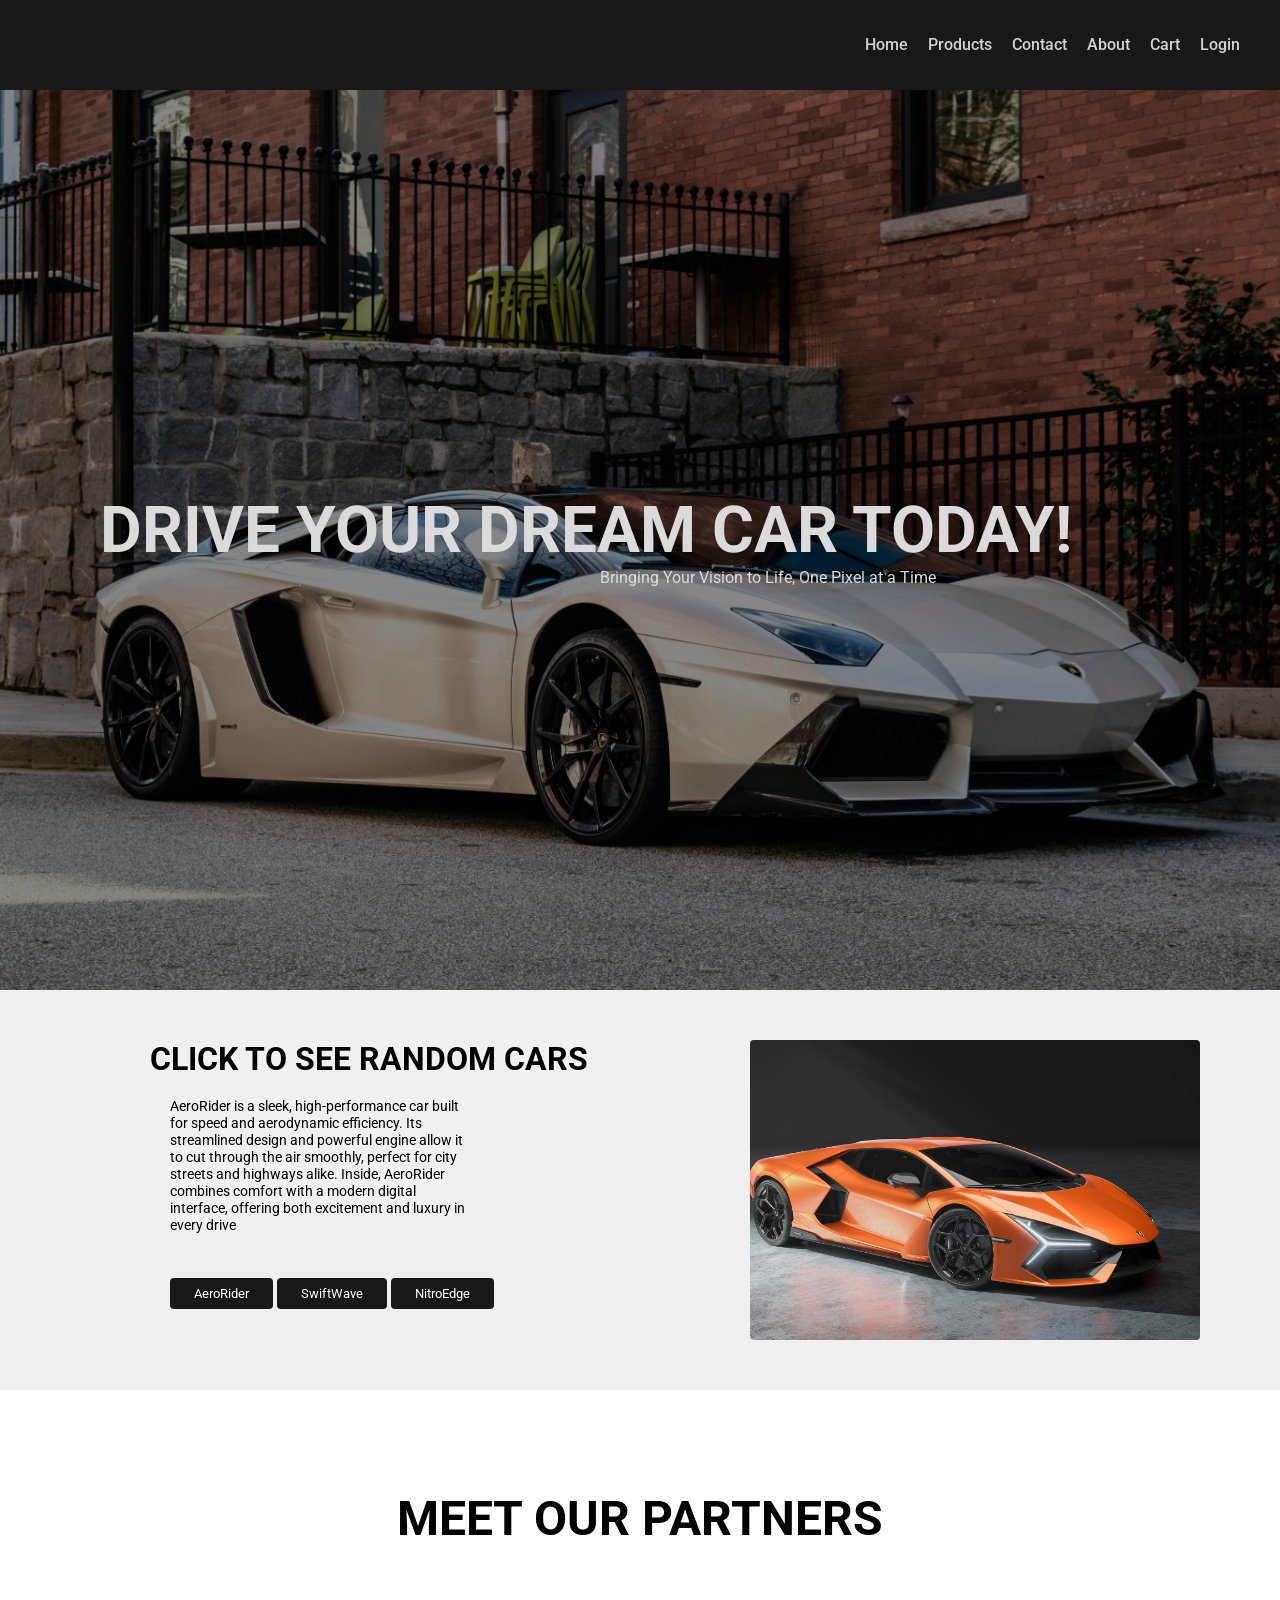
<file: custom-cars/index.html>
<!DOCTYPE html>
<html lang="en">
  <head>
    <meta charset="UTF-8" />
    <meta name="viewport" content="width=device-width, initial-scale=1.0" />
    <link rel="stylesheet" href="./css/header.css" />
    <link rel="stylesheet" href="./css/home.css" />
    <link rel="preconnect" href="https://fonts.googleapis.com" />
    <link rel="preconnect" href="https://fonts.gstatic.com" crossorigin />
    <link
      href="https://fonts.googleapis.com/css2?family=Roboto+Flex:opsz,wght@8..144,100..1000&family=Roboto:ital,wght@0,100;0,300;0,400;0,500;0,700;0,900;1,100;1,300;1,400;1,500;1,700;1,900&display=swap"
      rel="stylesheet"
    />
    <script src="./main.js" defer></script>
    <title>Custom Cars</title>
  </head>
  <body>
    <header>
      <div class="logo"></div>
      <nav>
        <ul>
          <li>
            <a href="#">
              <span>Home</span>
              <span></span>
            </a>
          </li>
          <li>
            <a href="products.html">
              <span>Products</span>
              <span></span
            ></a>
          </li>
          <li>
            <a href="contact.html">
              <span>Contact</span>
              <span></span>
            </a>
          </li>
          <li>
            <a href="about.html">
              <span>About</span>
              <span></span>
            </a>
          </li>
          <li>
            <a href="cart.html">
              <span>Cart</span>
              <span></span>
            </a>
          </li>
          <li>
            <a href="login.html">
              <span>Login</span>
              <span></span>
            </a>
          </li>
        </ul>
      </nav>
    </header>
    
    <section class="images">
      <img src="./assets/images/lamb1.jpg" alt="" />
      <img src="./assets/images/lamb2.jpg" alt="" />
      <img src="./assets/images/audi1.jpg" alt="" />
      <div class="dark-bg"></div>
      <div class="text">
        <h2>DRIVE YOUR DREAM CAR TODAY!</h2>
        <p>Bringing Your Vision to Life, One Pixel at a Time</p>
      </div>
    </section>
    <section class="play-area">
      <div class="control">
        <h2>CLICK TO SEE RANDOM CARS</h2>
        <div class="para-wrapper">
          <p>
            AeroRider is a sleek, high-performance car built for speed and
            aerodynamic efficiency. Its streamlined design and powerful engine
            allow it to cut through the air smoothly, perfect for city streets
            and highways alike. Inside, AeroRider combines comfort with a modern
            digital interface, offering both excitement and luxury in every
            drive
          </p>
          <p>
            SwiftWave is a nimble, high-energy car built for quick handling and
            smooth rides. Its lightweight design and agile steering make it
            ideal for city streets and highways. The turbocharged engine
            provides powerful speed, while efficient fuel use adds practicality.
            Inside, modern tech and comfort combine for a connected.
          </p>
          <p>
            NitroEdge is a powerful, adrenaline-fueled car built for high-speed
            performance and precision. With a bold, aerodynamic design and a
            robust engine, NitroEdge accelerates with thrilling intensity,
            perfect for both highways and open roads. Its advanced suspension
            and handling ensure stability at every turn.
          </p>
        </div>

        <div class="buttons">
          <button>AeroRider</button>
          <button>SwiftWave</button>
          <button>NitroEdge</button>
        </div>
      </div>
      <div class="random-img">
        <img src="./assets/images/revuelto.webp" alt="" />
        <img src="./assets/images/temerario.webp" alt="" />
        <img src="./assets/images/fer3.jpg" alt="" />
        <div class="dark-bg random"></div>
        <a href="products.html"><button>SEE MORE</button></a>
      </div>
    </section>
    <section class="banner">
      <h2>MEET OUR PARTNERS</h2>
      <div class="wrapper">
        <img class="item item1" src="assets/slider-images/Mercedes-Benz.png" />
        <img class="item item2" src="./assets/slider-images/BMW.png" />
        <img class="item item3" src="./assets/slider-images/Lamborghini.png" />
        <img class="item item4" src="./assets/slider-images/Jaguar.png" />
        <img class="item item5" src="./assets/slider-images/Ferrari.png" />
        <img class="item item6" src="./assets/slider-images/bentley.png" />
        <img class="item item7" src="./assets/slider-images/honda.png" />
        <img class="item item8" src="./assets/slider-images/Audi.png" />
        <img class="item item9" src="./assets/slider-images/Cadillac.png" />
        <img class="item item10" src="./assets/slider-images/Hyundai.png" />
        <img class="item item11" src="./assets/slider-images/Nissan.png" />
        <img class="item item12" src="./assets/slider-images/Porsche.png" />
        <img class="item item13" src="./assets/slider-images/Tesla.png" />
        <img class="item item14" src="./assets/slider-images/Volvo-1.png" />
      </div>
      <div class="wrapper wrapper1">
        <img class="item item1" src="assets/slider2-images/Chevrolet.png" />
        <img class="item item2" src="./assets/slider2-images/Jeep.png" />
        <img class="item item3" src="./assets/slider2-images/kia-1.png" />
        <img class="item item4" src="./assets/slider2-images/maserati.png" />
        <img class="item item5" src="./assets/slider2-images/Mercury.png" />
        <img class="item item6" src="./assets/slider2-images/Mitsubishi.png" />
        <img class="item item7" src="./assets/slider2-images/Peugeot.png" />
        <img class="item item8" src="./assets/slider2-images/Pontiac.png" />
        <img class="item item9" src="./assets/slider2-images/Renault.png" />
        <img class="item item10" src="./assets/slider2-images/Suzuki.png" />
        <img class="item item11" src="./assets/slider2-images/Toyota.png" />
        <img class="item item12" src="./assets/slider2-images/Volkswagen.png" />
        <img
          class="item item13"
          src="./assets/slider2-images/Aston-Martin.png"
        />

        <img class="item item14" src="./assets/slider2-images/Skoda.png" />
      </div>
    </section>
  </body>
</html>
</file>
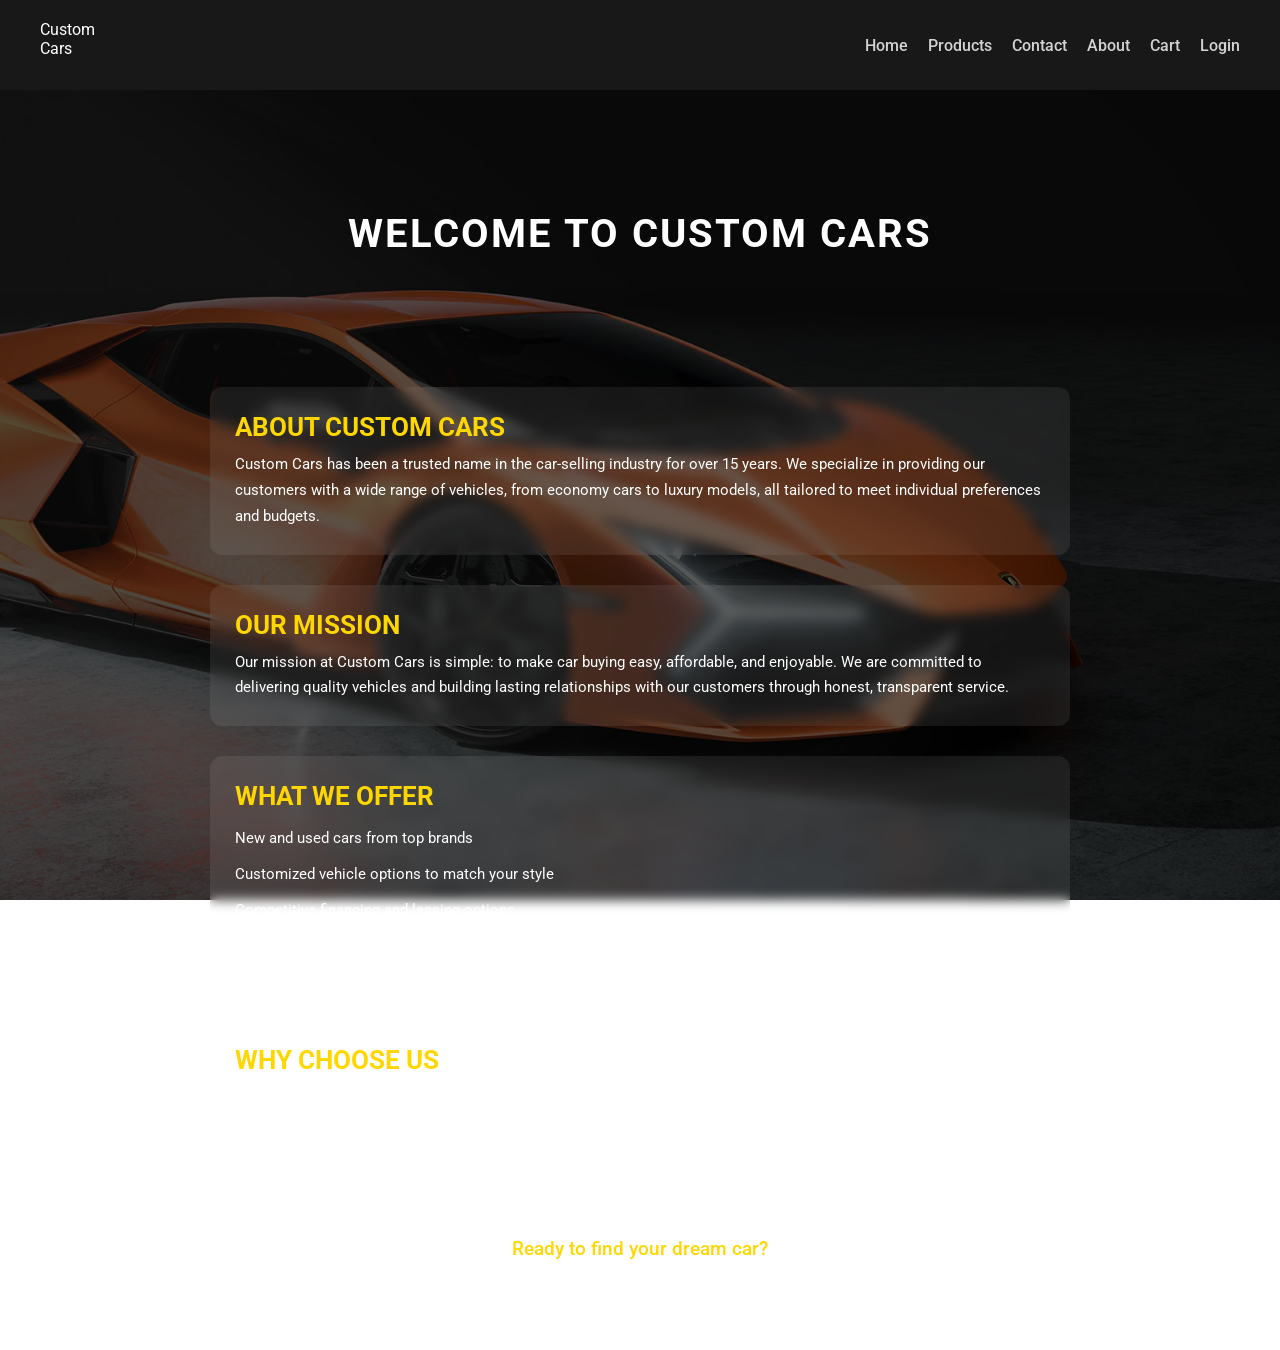
<file: custom-cars/about.html>
<!DOCTYPE html>
<html lang="en">
<head>
<meta charset="UTF-8">
<meta name="viewport" content="width=device-width, initial-scale=1.0">

<title>About | Custom Cars</title>

<link rel="preconnect" href="https://fonts.googleapis.com">
<link rel="preconnect" href="https://fonts.gstatic.com" crossorigin>

<link href="https://fonts.googleapis.com/css2?family=Roboto:wght@300;400;500;700&display=swap" rel="stylesheet">

<link rel="stylesheet" href="./css/header.css">
<link rel="stylesheet" href="./css/about.css">

</head>

<body>

<header>
  <div class="logo">Custom Cars</div>

  <nav>
    <ul>
      <li><a href="index.html"><span>Home</span></a></li>
      <li><a href="products.html"><span>Products</span></a></li>
      <li><a href="contact.html"><span>Contact</span></a></li>
      <li><a href="about.html"><span>About</span></a></li>
      <li><a href="cart.html"><span>Cart</span></a></li>
      <li><a href="login.html"><span>Login</span></a></li>
    </ul>
  </nav>
</header>

<div class="page-overlay"></div>

<div class="hero">
  <h1>WELCOME TO CUSTOM CARS</h1>
</div>

<div class="container">

<section class="section">
<h2>ABOUT CUSTOM CARS</h2>
<p>
Custom Cars has been a trusted name in the car-selling industry for
over 15 years. We specialize in providing our customers with a wide
range of vehicles, from economy cars to luxury models, all tailored
to meet individual preferences and budgets.
</p>
</section>

<section class="section">
<h2>OUR MISSION</h2>
<p>
Our mission at Custom Cars is simple: to make car buying easy,
affordable, and enjoyable. We are committed to delivering quality
vehicles and building lasting relationships with our customers
through honest, transparent service.
</p>
</section>

<section class="section">
<h2>WHAT WE OFFER</h2>
<ul>
<li>New and used cars from top brands</li>
<li>Customized vehicle options to match your style</li>
<li>Competitive financing and leasing options</li>
<li>Friendly customer service and expert advice</li>
</ul>
</section>

<section class="section">
<h2>WHY CHOOSE US</h2>
<p>
At Custom Cars, we prioritize quality and customer satisfaction above
all else. Our team is passionate about helping you find the perfect
vehicle, and we take pride in offering a wide selection, competitive
pricing, and excellent after-sales support.
</p>
</section>

<div class="cta">
<p>Ready to find your dream car?</p>
</div>

</div>

</body>
</html>
</file>
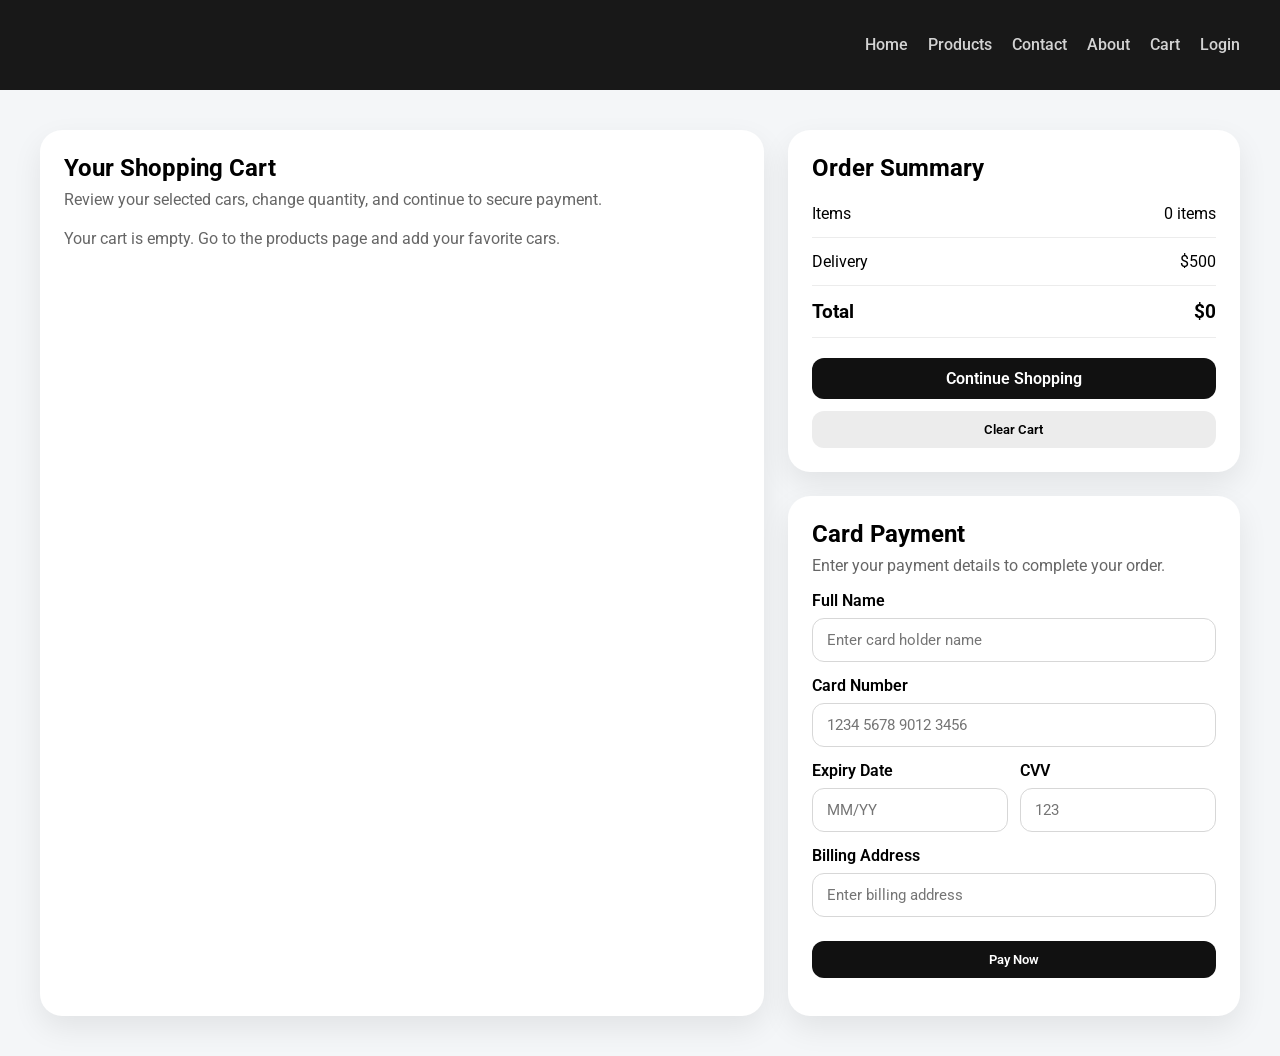
<file: custom-cars/cart.html>
<!DOCTYPE html>
<html lang="en">
  <head>
    <meta charset="UTF-8" />
    <meta name="viewport" content="width=device-width, initial-scale=1.0" />
    <link rel="preconnect" href="https://fonts.googleapis.com" />
    <link rel="preconnect" href="https://fonts.gstatic.com" crossorigin />
    <script src="./cart.js" defer></script>
    <link
      href="https://fonts.googleapis.com/css2?family=Roboto+Flex:opsz,wght@8..144,100..1000&family=Roboto:ital,wght@0,100;0,300;0,400;0,500;0,700;0,900;1,100;1,300;1,400;1,500;1,700;1,900&display=swap"
      rel="stylesheet"
    />
    <link rel="stylesheet" href="./css/header.css" />
    <link rel="stylesheet" href="./css/cart.css" />
    <title>Cart | Custom Cars</title>
  </head>
  <body>
    <header>
      <div class="logo"></div>
      <nav>
        <ul>
          <li><a href="index.html"><span>Home</span><span></span></a></li>
          <li><a href="products.html"><span>Products</span><span></span></a></li>
          <li><a href="contact.html"><span>Contact</span><span></span></a></li>
          <li><a href="about.html"><span>About</span><span></span></a></li>
          <li><a href="cart.html"><span>Cart</span><span></span></a></li>
          <li><a href="login.html"><span>Login</span><span></span></a></li>
        </ul>
      </nav>
    </header>

    <main class="cart-page">
      <section class="cart-list-section">
        <div class="section-title">
          <h1>Your Shopping Cart</h1>
          <p>Review your selected cars, change quantity, and continue to secure payment.</p>
        </div>

        <p class="empty-state">Your cart is empty. Go to the products page and add your favorite cars.</p>
        <div class="cart-items"></div>
      </section>

      <aside class="checkout-column">
        <section class="cart-summary">
          <h2>Order Summary</h2>
          <div class="summary-row">
            <span>Items</span>
            <span class="item-count">0 items</span>
          </div>
          <div class="summary-row">
            <span>Delivery</span>
            <span class="delivery-fee">$500</span>
          </div>
          <div class="summary-row total-row">
            <span>Total</span>
            <span class="total-price">$0</span>
          </div>
          <a href="products.html" class="shop-link">Continue Shopping</a>
          <button class="clear-cart">Clear Cart</button>
        </section>

        <section class="payment-box">
          <h2>Card Payment</h2>
          <p>Enter your payment details to complete your order.</p>
          <form class="payment-form">
            <label>
              Full Name
              <input type="text" placeholder="Enter card holder name" required />
            </label>
            <label>
              Card Number
              <input type="text" inputmode="numeric" maxlength="19" placeholder="1234 5678 9012 3456" required />
            </label>
            <div class="payment-grid">
              <label>
                Expiry Date
                <input type="text" maxlength="5" placeholder="MM/YY" required />
              </label>
              <label>
                CVV
                <input type="password" maxlength="4" placeholder="123" required />
              </label>
            </div>
            <label>
              Billing Address
              <input type="text" placeholder="Enter billing address" required />
            </label>
            <button type="submit" class="pay-btn">Pay Now</button>
            <p class="payment-message"></p>
          </form>
        </section>
      </aside>
    </main>
  </body>
</html>
</file>
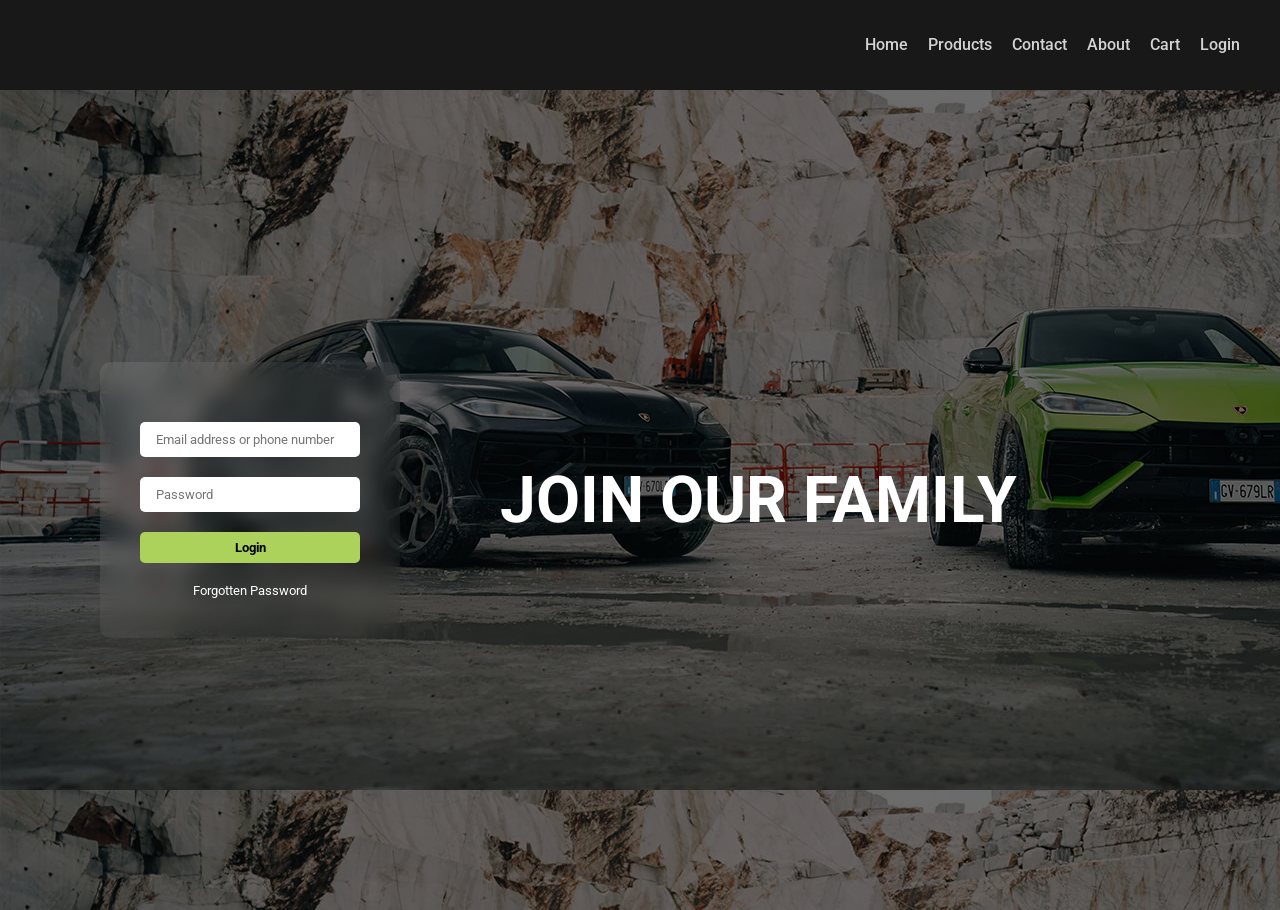
<file: custom-cars/login.html>
<!DOCTYPE html>
<html lang="en">
  <head>
    <meta charset="UTF-8" />
    <meta name="viewport" content="width=device-width, initial-scale=1.0" />
    <link rel="stylesheet" href="./css/header.css" />
    <link rel="stylesheet" href="./css/login.css" />
    <link rel="preconnect" href="https://fonts.googleapis.com" />
    <link rel="preconnect" href="https://fonts.gstatic.com" crossorigin />
    <link
      href="https://fonts.googleapis.com/css2?family=Roboto+Flex:opsz,wght@8..144,100..1000&family=Roboto:ital,wght@0,100;0,300;0,400;0,500;0,700;0,900;1,100;1,300;1,400;1,500;1,700;1,900&display=swap"
      rel="stylesheet"
    />
    <title>Login</title>
  </head>
  <body>
    <header>
      <div class="logo"></div>
      <nav>
        <ul>
          <li>
            <a href="index.html">
              <span>Home</span>
              <span></span>
            </a>
          </li>
          <li>
            <a href="products.html">
              <span>Products</span>
              <span></span
            ></a>
          </li>
          <li>
            <a href="contact.html">
              <span>Contact</span>
              <span></span>
            </a>
          </li>
          <li>
            <a href="about.html">
              <span>About</span>
              <span></span>
            </a>
          </li>
          <li>
            <a href="cart.html">
              <span>Cart</span>
              <span></span>
            </a>
          </li>
          <li>
            <a href="login.html">
              <span>Login</span>
              <span></span>
            </a>
          </li>
        </ul>
      </nav>
    </header>
    <section class="login-area">
      <form class="login-form" action="login-btn">
        <input type="text" placeholder="Email address or phone number" />
        <input type="password" placeholder="Password" />
        <button id="login-btn">Login</button>
        <a href="">Forgotten Password</a>
      </form>
      <h1>JOIN OUR FAMILY</h1>
      <div class="login-bg"></div>
    </section>
  </body>
</html>
</file>
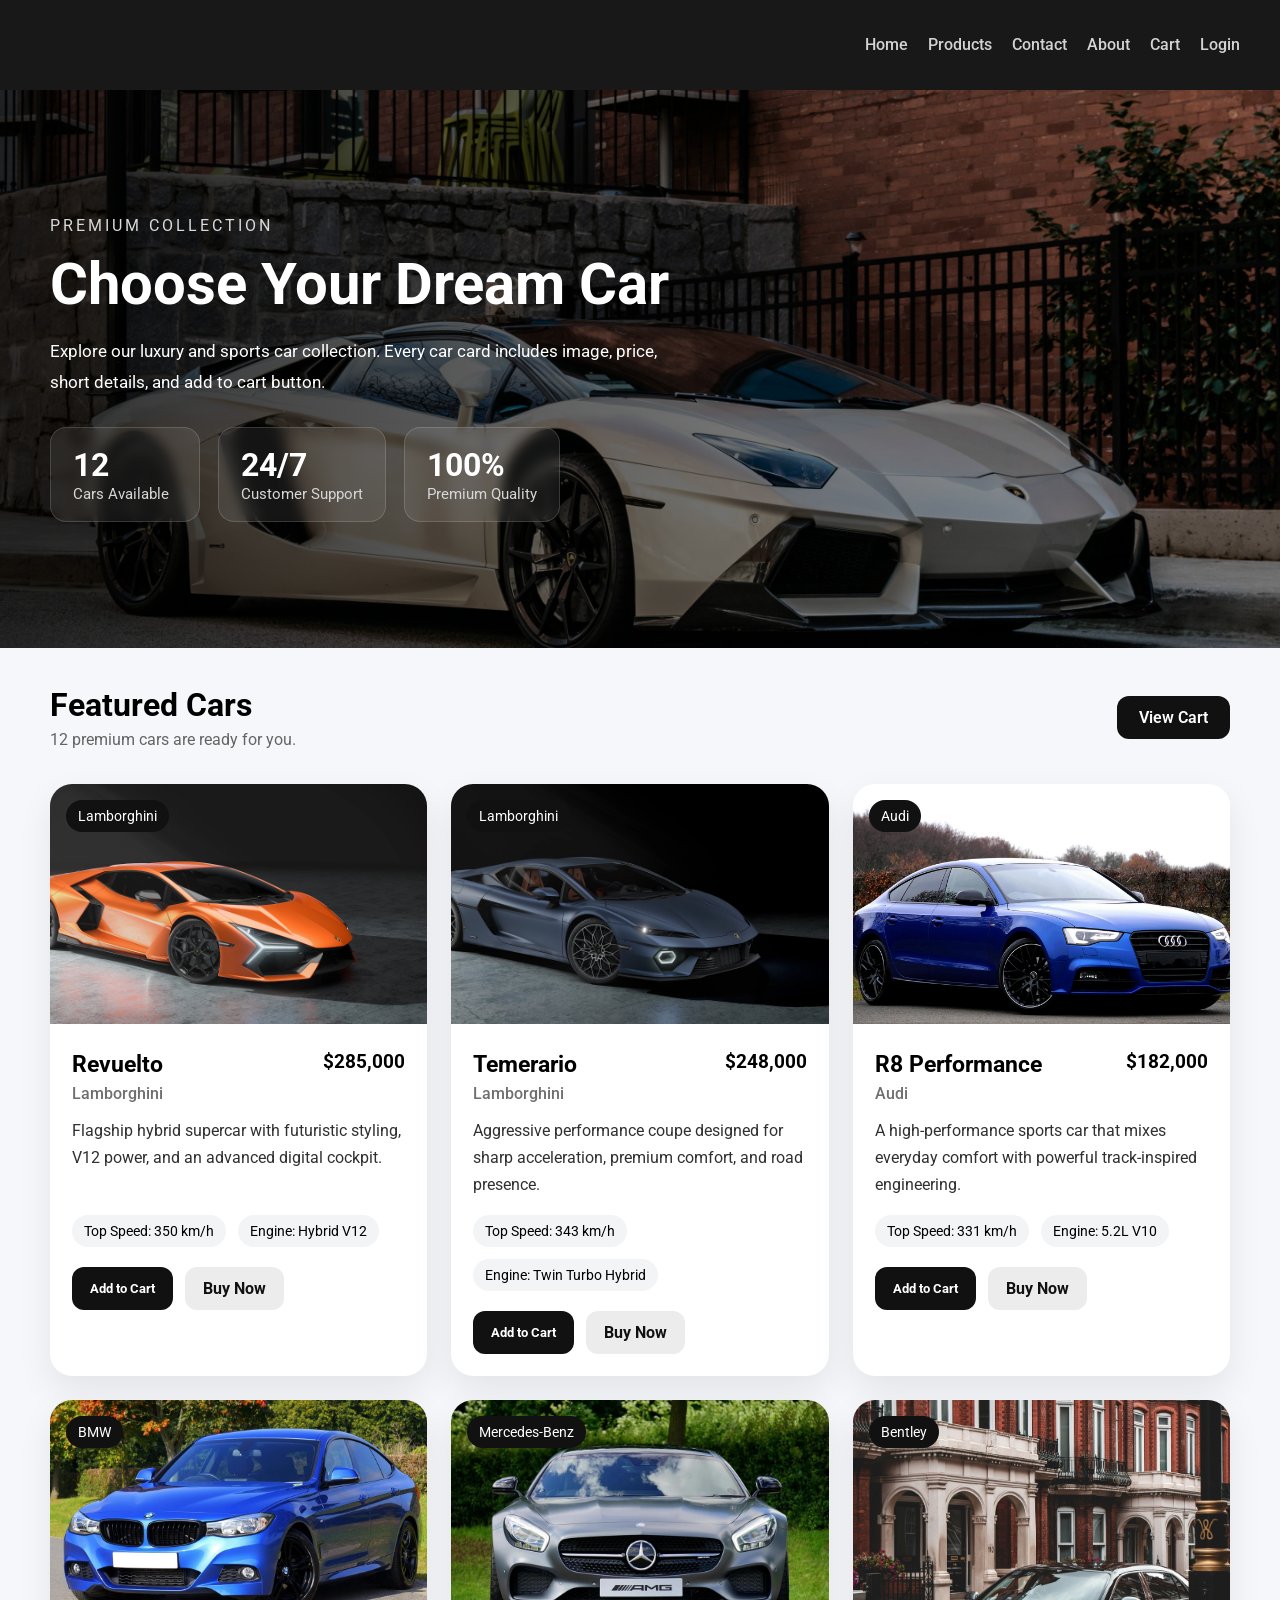
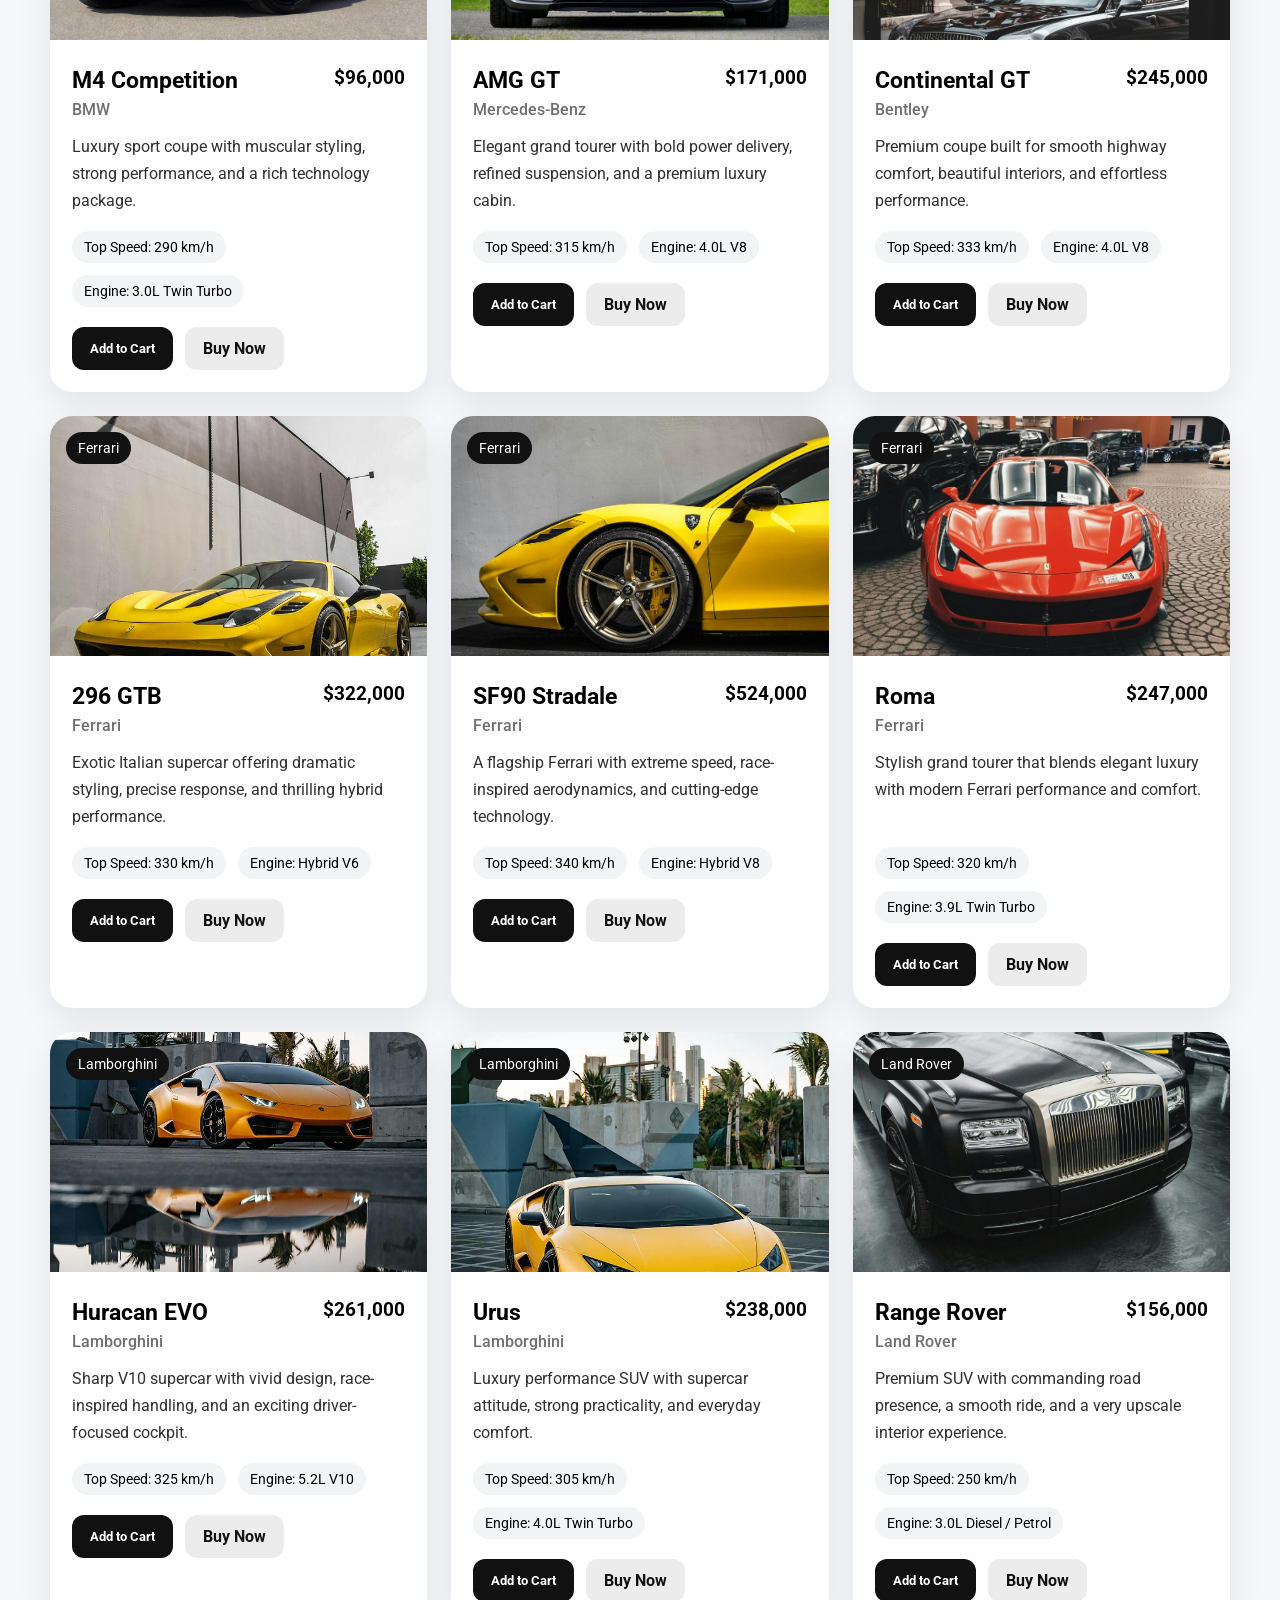
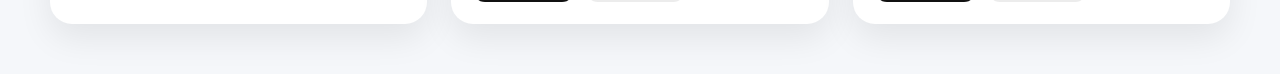
<file: custom-cars/products.html>
<!DOCTYPE html>
<html lang="en">
  <head>
    <meta charset="UTF-8" />
    <meta name="viewport" content="width=device-width, initial-scale=1.0" />
    <link rel="stylesheet" href="css/header.css" />
    <link rel="stylesheet" href="css/products.css" />
    <link rel="preconnect" href="https://fonts.googleapis.com" />
    <link rel="preconnect" href="https://fonts.gstatic.com" crossorigin />
    <link
      href="https://fonts.googleapis.com/css2?family=Roboto+Flex:opsz,wght@8..144,100..1000&family=Roboto:ital,wght@0,100;0,300;0,400;0,500;0,700;0,900;1,100;1,300;1,400;1,500;1,700;1,900&display=swap"
      rel="stylesheet"
    />
    <script src="products.js" defer></script>
    <title>Products | Custom Cars</title>
  </head>
  <body>
    <header>
      <div class="logo"></div>
      <nav>
        <ul>
          <li><a href="index.html"><span>Home</span><span></span></a></li>
          <li><a href="products.html"><span>Products</span><span></span></a></li>
          <li><a href="contact.html"><span>Contact</span><span></span></a></li>
          <li><a href="about.html"><span>About</span><span></span></a></li>
          <li><a href="cart.html"><span>Cart</span><span></span></a></li>
          <li><a href="login.html"><span>Login</span><span></span></a></li>
        </ul>
      </nav>
    </header>
     
    <section class="products-hero">
      <div class="overlay"></div>
      <div class="hero-content">
        <p class="mini-title">Premium Collection</p>
        <h1>Choose Your Dream Car</h1>
        <p class="hero-text">
          Explore our luxury and sports car collection. Every car card includes
          image, price, short details, and add to cart button.
        </p>
        <div class="hero-stats">
          <div class="stat-box">
            <span class="stat-value" id="totalCars">0</span>
            <span class="stat-label">Cars Available</span>
          </div>
          <div class="stat-box">
            <span class="stat-value">24/7</span>
            <span class="stat-label">Customer Support</span>
          </div>
          <div class="stat-box">
            <span class="stat-value">100%</span>
            <span class="stat-label">Premium Quality</span>
          </div>
        </div>
      </div>
    </section>

    <section class="product-toolbar">
      <div>
        <h2>Featured Cars</h2>
        <p class="product-count"></p>
      </div>
      <a class="go-cart-btn" href="cart.html">View Cart</a>
    </section>

    <section class="products"></section>
  </body>
</html>
</file>
<file: custom-cars/css/header.css>
*,
*::after,
*::before {
  padding: 0;
  margin: 0;
  box-sizing: border-box;
  font-family: "Roboto", sans-serif;
}
.flex-center {
  display: flex;
  align-items: center;
  justify-content: center;
}
body {
  overflow-x: hidden;
  scroll-behavior: smooth;
}
header {
  background-color: #181818;
  color: white;
  display: flex;
  align-items: center;
  justify-content: space-between;
  padding: 20px 40px;
}
.logo {
  width: 50px;
  height: 50px;
}
header ul {
  list-style: none;
  display: flex;
  gap: 20px;
}

header ul li {
  cursor: pointer;
}
header ul li span {
  display: block;
  font-weight: 500;
  color: lightgray;
}
header ul li span:nth-child(2) {
  transition: all 300ms ease;
  width: 100%;
  height: 2px;
  background-color: lightgray;
  transform: scaleX(0);
  transform-origin: left;
}
header ul li:hover span:nth-child(2) {
  height: 2px;
  transform: scaleX(1);
}
header a {
  text-decoration: none;
}
</file>
<file: custom-cars/css/home.css>
.title h1 {
  font-size: 4rem;
  padding: 220px 0;
  animation-name: enter;
  animation-duration: 300ms;
  animation-timing-function: cubic-bezier(0.455, 0.03, 0.515, 0.955);
}
.images {
  width: 100vw;
  height: 100vh;
  position: relative;
  display: flex;
  justify-content: flex-start;
  align-items: center;
}
.images img {
  width: 100%;
  height: 100vh;
  object-fit: cover;
  position: absolute;
  transition: opacity 1000ms ease-in-out;
  opacity: 0;
}
.images img:first-child {
  object-position: bottom left;
}
.images img:nth-child(2) {
  object-position: center;
}
.images img.active {
  opacity: 1;
}
.dark-bg {
  position: absolute;
  width: 100%;
  height: 100%;
  background-color: rgba(0, 0, 0, 0.473);
  z-index: 10;
}
.images .text {
  position: relative;
  z-index: 50;
  color: rgb(219, 219, 219);
  transform: translateX(-100px);
  transition: all 300ms ease-in-out;
  margin-left: 100px;
  filter: blur(5px);
}
.images .text h2 {
  font-size: 4rem;
}
.images p {
  position: 2rem;
  margin-left: 500px;
}
.images .text.active {
  transform: translateX(0);
  filter: blur(0);
}
.play-area {
  background-color: rgb(240, 240, 240);
  padding: 50px 80px;
  display: flex;
  justify-content: space-between;
  padding-left: 150px;
}
.control h2 {
  font-size: 2rem;
  /* margin-top: 50px; */
}
.control p {
  max-width: 300px;
  font-size: 0.9rem;
  padding: 20px 0;
  margin-left: 20px;
}
.random-img {
  position: relative;
  display: flex;
  align-items: center;
  justify-content: center;
  width: 450px;
  height: 300px;
  cursor: pointer;
}

.buttons {
  margin-left: 20px;
}
.buttons button {
  padding: 8px 24px;
  background-color: #181818;
  color: white;
  border: none;
  cursor: pointer;
  transition: all 200ms ease-in-out;
  border-radius: 4px;
}
.buttons button:hover {
  background-color: #181818cc;
}
.random-img img {
  position: absolute;
  width: 100%;
  height: 100%;
  border-radius: 4px;
  object-fit: cover;
  object-position: left center;
  opacity: 0;
}
.random-img img.active {
  opacity: 1;
}
.para-wrapper {
  height: 200px;
  position: relative;
}
.para-wrapper p {
  font-size: 0.8;
  position: absolute;
  opacity: 0;
  transition: all 200ms ease-in-out;
  transform: translateX(-50px);
}
.para-wrapper p.active {
  opacity: 1;
  transform: translateX(0);
}
.random-img button {
  position: relative;
  z-index: 100;
  padding: 8px 32px;
  border: none;
  transition: all 200ms ease-in-out;
  opacity: 0;
  transform: translateX(-200px);
  cursor: pointer;
}
.dark-bg.random {
  transition: all 200ms ease-in-out;
  transform: scaleX(0);
  transform-origin: left;
}
.random-img:hover button {
  opacity: 1;
  transform: translateX(0);
}
.random-img:hover .dark-bg.random {
  transform: scaleX(1);
}

/* Infinite scroll styling */
.banner {
  padding-block: 100px;
  text-align: center;
  background-color: white;
}
.banner h2 {
  font-size: 3rem;
  font-weight: bold;
  margin-bottom: 20px;
  color: #000;
}
.banner .wrapper {
  width: 90%;
  max-width: 1536px;
  margin-inline: auto;
  position: relative;
  height: 90px;
  overflow: hidden;
  mask-image: linear-gradient(
    to right,
    rgba(0, 0, 0, 0),
    rgba(0, 0, 0, 1) 20%,
    rgba(0, 0, 0, 1) 80%,
    rgba(0, 0, 0, 0)
  );
  margin-block: 20px;
}

@keyframes scrollLeft {
  to {
    left: -300px;
  }
}
@keyframes scrollRight {
  to {
    left: max(calc(300px * 8), 100%);
  }
}
.item {
  width: 100px;
  /* aspect-ratio: 16/11; */
  border-radius: 6px;
  position: absolute;
  left: max(calc(300px * 8), 100%);
  animation-name: scrollLeft;
  animation-duration: 30s;
  animation-timing-function: linear;
  animation-iteration-count: infinite;
}
.wrapper:hover .item {
  animation-play-state: paused;
}
.wrapper1 .item {
  left: -300px;
  animation-name: scrollRight;
}
.item1 {
  animation-delay: calc(30s / 14 * (14 - 1) * -1);
}
.item2 {
  animation-delay: calc(30s / 14 * (14 - 2) * -1);
}
.item3 {
  animation-delay: calc(30s / 14 * (14 - 3) * -1);
}
.item4 {
  animation-delay: calc(30s / 14 * (14 - 4) * -1);
}
.item5 {
  animation-delay: calc(30s / 14 * (14 - 5) * -1);
}
.item6 {
  animation-delay: calc(30s / 14 * (14 - 6) * -1);
}
.item7 {
  animation-delay: calc(30s / 14 * (14 - 7) * -1);
}
.item8 {
  animation-delay: calc(30s / 14 * (14 - 8) * -1);
}
.item9 {
  animation-delay: calc(30s / 14 * (14 - 9) * -1);
}
.item10 {
  animation-delay: calc(30s / 14 * (14 - 10) * -1);
}
.item11 {
  animation-delay: calc(30s / 14 * (14 - 11) * -1);
}
.item12 {
  animation-delay: calc(30s / 14 * (14 - 12) * -1);
}
.item13 {
  animation-delay: calc(30s / 14 * (14 - 13) * -1);
}
.item14 {
  animation-delay: calc(30s / 14 * (14 - 14) * -1);
}

@keyframes enter {
  from {
    transform: translateX(-1000px);
  }
  to {
    transform: translateX(0);
  }
}
</file>
<file: custom-cars/css/about.css>
*,
*::before,
*::after{
box-sizing:border-box;
margin:0;
padding:0;
font-family: "Roboto", sans-serif;
}

body{

/* BACKGROUND IMAGE */
background:url("../assets/images/revuelto.webp") center/cover no-repeat fixed;

color:white;
min-height:100vh;
position:relative;
}

/* DARK OVERLAY */
.page-overlay{
position:fixed;
top:0;
left:0;
width:100%;
height:100%;
background:rgba(0,0,0,0.65);
z-index:-1;
}

.container{
max-width:900px;
margin:auto;
padding:40px 20px;
}

/* HERO SECTION */

.hero{
text-align:center;
padding:120px 20px 60px;
}

.hero h1{
font-size:40px;
letter-spacing:2px;
}

/* CONTENT SECTIONS */

.section{
margin:30px 0;
background:rgba(255,255,255,0.08);
backdrop-filter:blur(6px);
padding:25px;
border-radius:12px;
}

.section h2{
font-size:1.6rem;
margin-bottom:10px;
color:#ffd700;
}

.section p,
.section li{
font-size:0.95rem;
line-height:1.7;
}

ul{
list-style:none;
padding-left:0;
}

ul li{
padding:5px 0;
}

/* CTA */

.cta{
text-align:center;
margin:50px 0;
font-size:1.2rem;
font-weight:500;
color:#ffd700;
}
</file>
<file: custom-cars/css/cart.css>
body {
  background: #f4f6f8;
}

.cart-page {
  display: grid;
  grid-template-columns: 1.6fr 1fr;
  gap: 24px;
  padding: 40px;
}

.cart-list-section,
.cart-summary,
.payment-box {
  background: #fff;
  border-radius: 22px;
  padding: 24px;
  box-shadow: 0 12px 30px rgba(0, 0, 0, 0.08);
}

.section-title h1,
.cart-summary h2,
.payment-box h2 {
  margin-bottom: 8px;
}

.section-title p,
.empty-state,
.cart-details p,
.payment-box p {
  color: #666;
}

.cart-items {
  display: flex;
  flex-direction: column;
  gap: 16px;
  margin-top: 20px;
}

.cart-item {
  display: grid;
  grid-template-columns: 180px 1fr auto auto auto;
  gap: 16px;
  align-items: center;
  padding: 14px;
  border: 1px solid #ececec;
  border-radius: 16px;
}

.cart-item img {
  width: 180px;
  height: 110px;
  object-fit: cover;
  border-radius: 12px;
}

.cart-details h3 {
  margin-bottom: 4px;
}

.brand,
.car-spec {
  margin-top: 4px;
}

.quantity-box {
  display: flex;
  align-items: center;
  gap: 12px;
}

.qty-btn,
.remove-btn,
.clear-cart,
.shop-link,
.pay-btn {
  border: none;
  border-radius: 12px;
  padding: 11px 14px;
  cursor: pointer;
  text-decoration: none;
  font-weight: 600;
}

.qty-btn,
.shop-link,
.pay-btn {
  background: #111;
  color: #fff;
}

.remove-btn,
.clear-cart {
  background: #ececec;
}

.line-price {
  font-weight: 700;
}

.checkout-column {
  display: flex;
  flex-direction: column;
  gap: 24px;
}

.summary-row {
  display: flex;
  justify-content: space-between;
  padding: 14px 0;
  border-bottom: 1px solid #ececec;
}

.total-row {
  font-size: 1.2rem;
  font-weight: 700;
}

.shop-link {
  display: block;
  text-align: center;
  margin-top: 20px;
}

.clear-cart {
  width: 100%;
  margin-top: 12px;
}

.empty-state {
  margin-top: 20px;
}

.payment-form {
  margin-top: 16px;
}

.payment-form label {
  display: block;
  font-weight: 600;
  margin-bottom: 14px;
}

.payment-form input {
  width: 100%;
  margin-top: 8px;
  padding: 12px 14px;
  border: 1px solid #d7d7d7;
  border-radius: 12px;
  font-family: inherit;
  font-size: 0.95rem;
}

.payment-grid {
  display: grid;
  grid-template-columns: 1fr 1fr;
  gap: 12px;
}

.pay-btn {
  width: 100%;
  margin-top: 10px;
}

.payment-message {
  margin-top: 14px;
  color: #0b8f49;
  font-weight: 600;
}

.payment-message.error {
  color: #c0392b;
}

@media (max-width: 1100px) {
  .cart-page {
    grid-template-columns: 1fr;
  }
}

@media (max-width: 900px) {
  .cart-page {
    padding: 20px;
  }

  .cart-item {
    grid-template-columns: 1fr;
  }

  .cart-item img {
    width: 100%;
    height: 190px;
  }

  .payment-grid {
    grid-template-columns: 1fr;
  }
}
</file>
<file: custom-cars/css/login.css>
.login-area {
  background-image: url("../assets/images/cover_d.webp");
  width: 100vw;
  height: calc(100vh - 80px);
  display: flex;
  align-items: center;
  gap: 100px;
  position: relative;
}
.login-form {
  display: flex;
  background: linear-gradient(
    135deg,
    rgba(255, 255, 255, 0.1),
    rgba(255, 255, 255, 0)
  );
  backdrop-filter: blur(10px);
  -webkit-backdrop-filter: blur(10px);
  flex-direction: column;
  align-items: center;
  padding: 40px;
  width: 300px;
  gap: 20px;
  border-radius: 10px;
  margin-left: 100px;
  padding-top: 60px;
  position: relative;
  z-index: 100;
}
.login-form input {
  padding: 10px 16px;
  width: 100%;
  border: none;
  outline: none;
  border-radius: 5px;
}
#login-btn {
  width: 100%;
  padding: 8px 16px;
  border: none;
  border-radius: 5px;
  background-color: #acd25c;
  color: black;
  font-weight: bold;
  cursor: pointer;
  transition: all 200ms ease-in-out;
}
#login-btn:hover {
  background-color: #add25cd8;
}
form a {
  text-decoration: none;
  color: white;
  font-size: 0.8rem;
}
.login-area h1 {
  font-size: 4rem;
  color: white;
  position: relative;
  z-index: 100;
}
.login-bg {
  width: 100vw;
  height: calc(100vh - 80px);
  position: absolute;
  background-color: #00000093;
  z-index: 90;
}
</file>
<file: custom-cars/css/products.css>
body {
  background: #f5f7fa;
}

.products-hero {
  position: relative;
  min-height: 62vh;
  display: flex;
  align-items: center;
  padding: 60px 50px;
  background: url('../assets/images/lamb1.jpg') center/cover no-repeat;
}




.products-hero .overlay {
  position: absolute;
  inset: 0;
  background: linear-gradient(90deg, rgba(0, 0, 0, 0.82), rgba(0, 0, 0, 0.35));
}

.hero-content {
  position: relative;
  z-index: 1;
  max-width: 720px;
  color: #fff;
}

.mini-title {
  letter-spacing: 3px;
  text-transform: uppercase;
  margin-bottom: 16px;
  color: #d9d9d9;
}

.hero-content h1 {
  font-size: 3.6rem;
  margin-bottom: 18px;
}

.hero-text {
  font-size: 1.05rem;
  line-height: 1.8;
  max-width: 620px;
}

.hero-stats {
  margin-top: 30px;
  display: flex;
  gap: 18px;
  flex-wrap: wrap;
}

.stat-box {
  background: rgba(255, 255, 255, 0.08);
  border: 1px solid rgba(255, 255, 255, 0.15);
  backdrop-filter: blur(6px);
  border-radius: 16px;
  padding: 18px 22px;
  min-width: 150px;
}

.stat-value {
  display: block;
  font-size: 2rem;
  font-weight: 700;
}

.stat-label {
  color: #d6d6d6;
  font-size: 0.92rem;
}

.product-toolbar {
  display: flex;
  align-items: center;
  justify-content: space-between;
  gap: 20px;
  padding: 38px 50px 10px;
}

.product-toolbar h2 {
  font-size: 2rem;
}

.product-count {
  color: #646464;
  margin-top: 6px;
}

.go-cart-btn {
  text-decoration: none;
  background: #111;
  color: #fff;
  padding: 12px 22px;
  border-radius: 12px;
  font-weight: 600;
}

.products {
  display: grid;
  grid-template-columns: repeat(auto-fit, minmax(320px, 1fr));
  gap: 24px;
  padding: 25px 50px 50px;
}

.product-card {
  background: #fff;
  border-radius: 22px;
  overflow: hidden;
  box-shadow: 0 14px 34px rgba(0, 0, 0, 0.08);
  transition: transform 0.2s ease, box-shadow 0.2s ease;
}

.product-card:hover {
  transform: translateY(-6px);
  box-shadow: 0 18px 38px rgba(0, 0, 0, 0.12);
}

.product-image-wrap {
  position: relative;
}

.product-image {
  width: 100%;
  height: 240px;
  object-fit: cover;
}

.badge {
  position: absolute;
  top: 16px;
  left: 16px;
  background: #111;
  color: #fff;
  padding: 8px 12px;
  border-radius: 999px;
  font-size: 0.85rem;
}

.product-details {
  padding: 22px;
}

.title-row {
  display: flex;
  justify-content: space-between;
  gap: 18px;
  align-items: flex-start;
}

.title-row h3 {
  font-size: 1.45rem;
}

.brand-name {
  color: #6f6f6f;
  margin-top: 6px;
  font-weight: 500;
}

.price {
  font-size: 1.2rem;
  font-weight: 700;
  white-space: nowrap;
}

.description {
  color: #303030;
  line-height: 1.7;
  margin-top: 14px;
  min-height: 84px;
}

.specs {
  display: flex;
  gap: 12px;
  flex-wrap: wrap;
  margin-top: 14px;
}

.specs span {
  background: #f3f4f6;
  padding: 8px 12px;
  border-radius: 999px;
  font-size: 0.88rem;
}

.product-actions {
  display: flex;
  gap: 12px;
  margin-top: 20px;
}

.add-btn,
.details-btn {
  border: none;
  text-decoration: none;
  padding: 12px 18px;
  border-radius: 12px;
  font-weight: 700;
  cursor: pointer;
  transition: 0.2s ease;
}

.add-btn {
  background: #111;
  color: #fff;
}

.add-btn.added {
  background: #0b8f49;
}

.details-btn {
  background: #ececec;
  color: #111;
}

@media (max-width: 768px) {
  .products-hero,
  .product-toolbar,
  .products {
    padding-left: 20px;
    padding-right: 20px;
  }

  .hero-content h1 {
    font-size: 2.5rem;
  }

  .product-toolbar {
    flex-direction: column;
    align-items: flex-start;
  }

  .title-row,
  .product-actions {
    flex-direction: column;
  }
}
</file>
